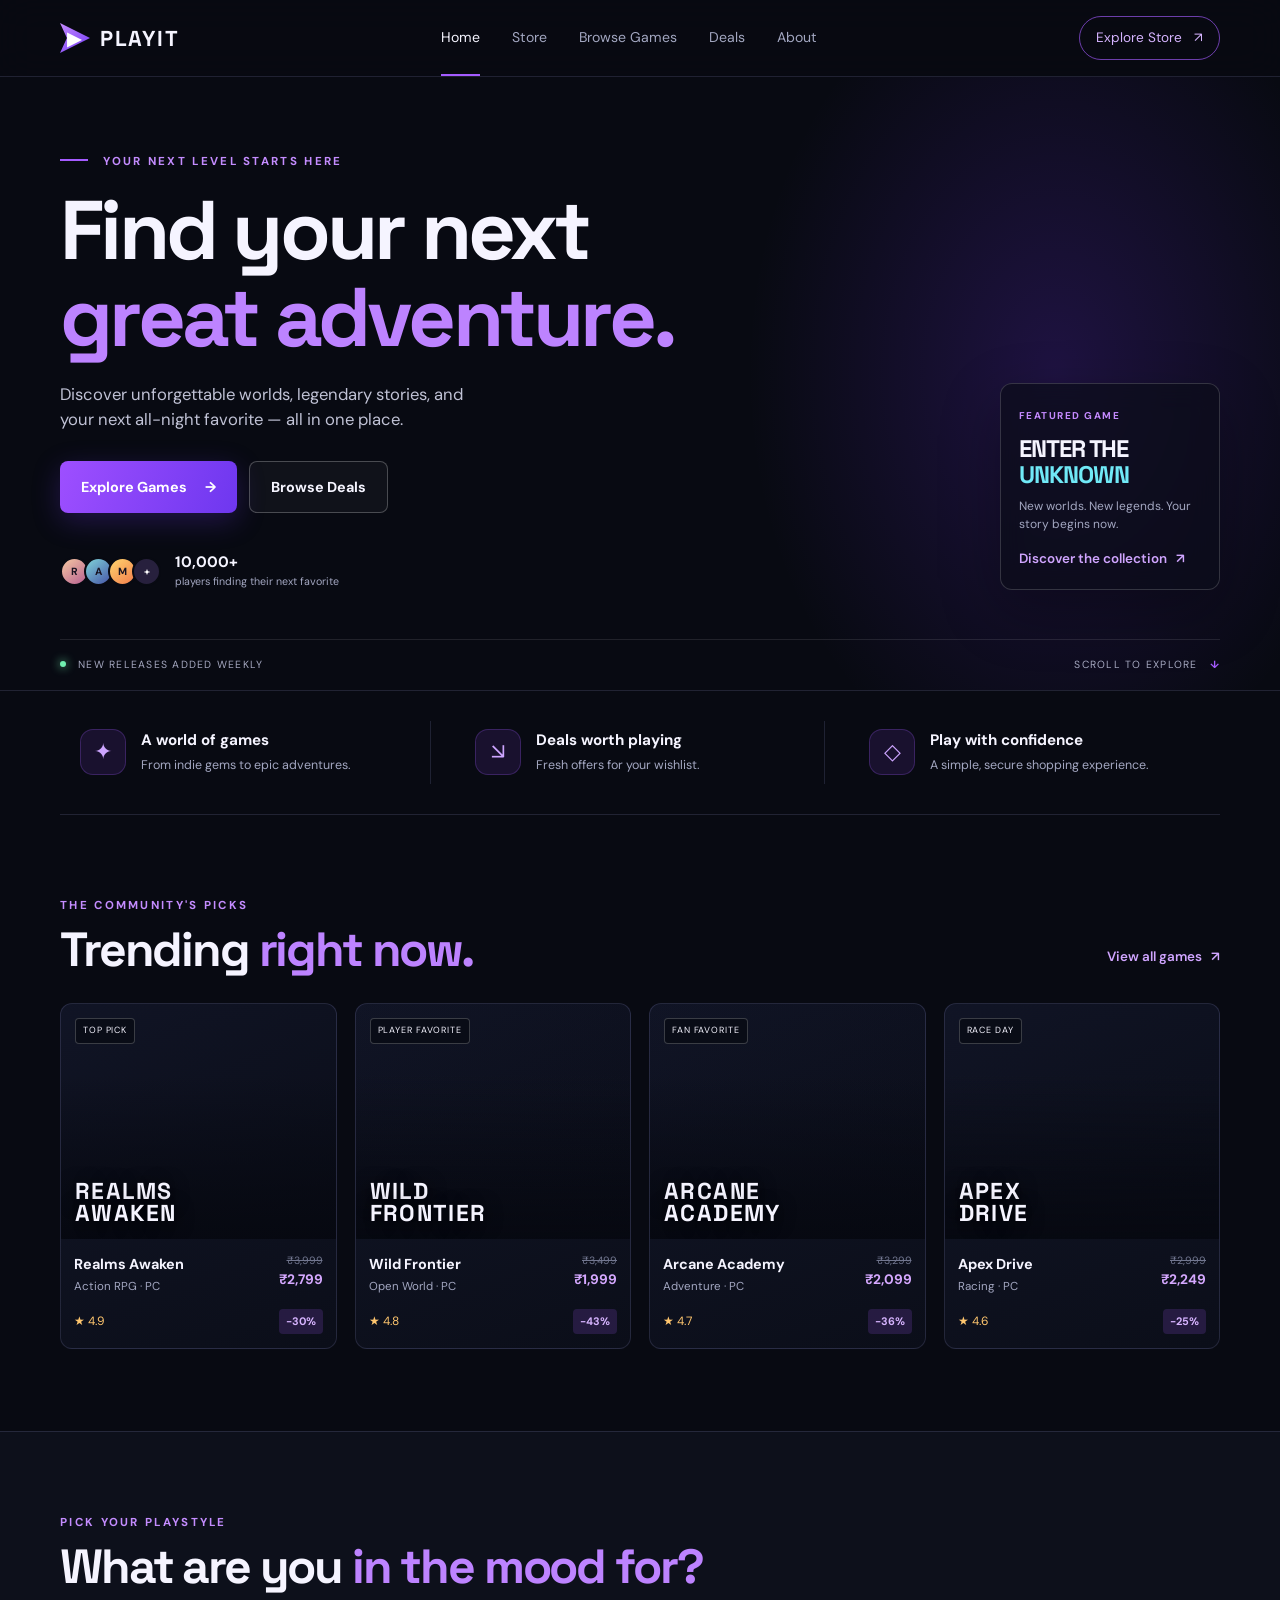
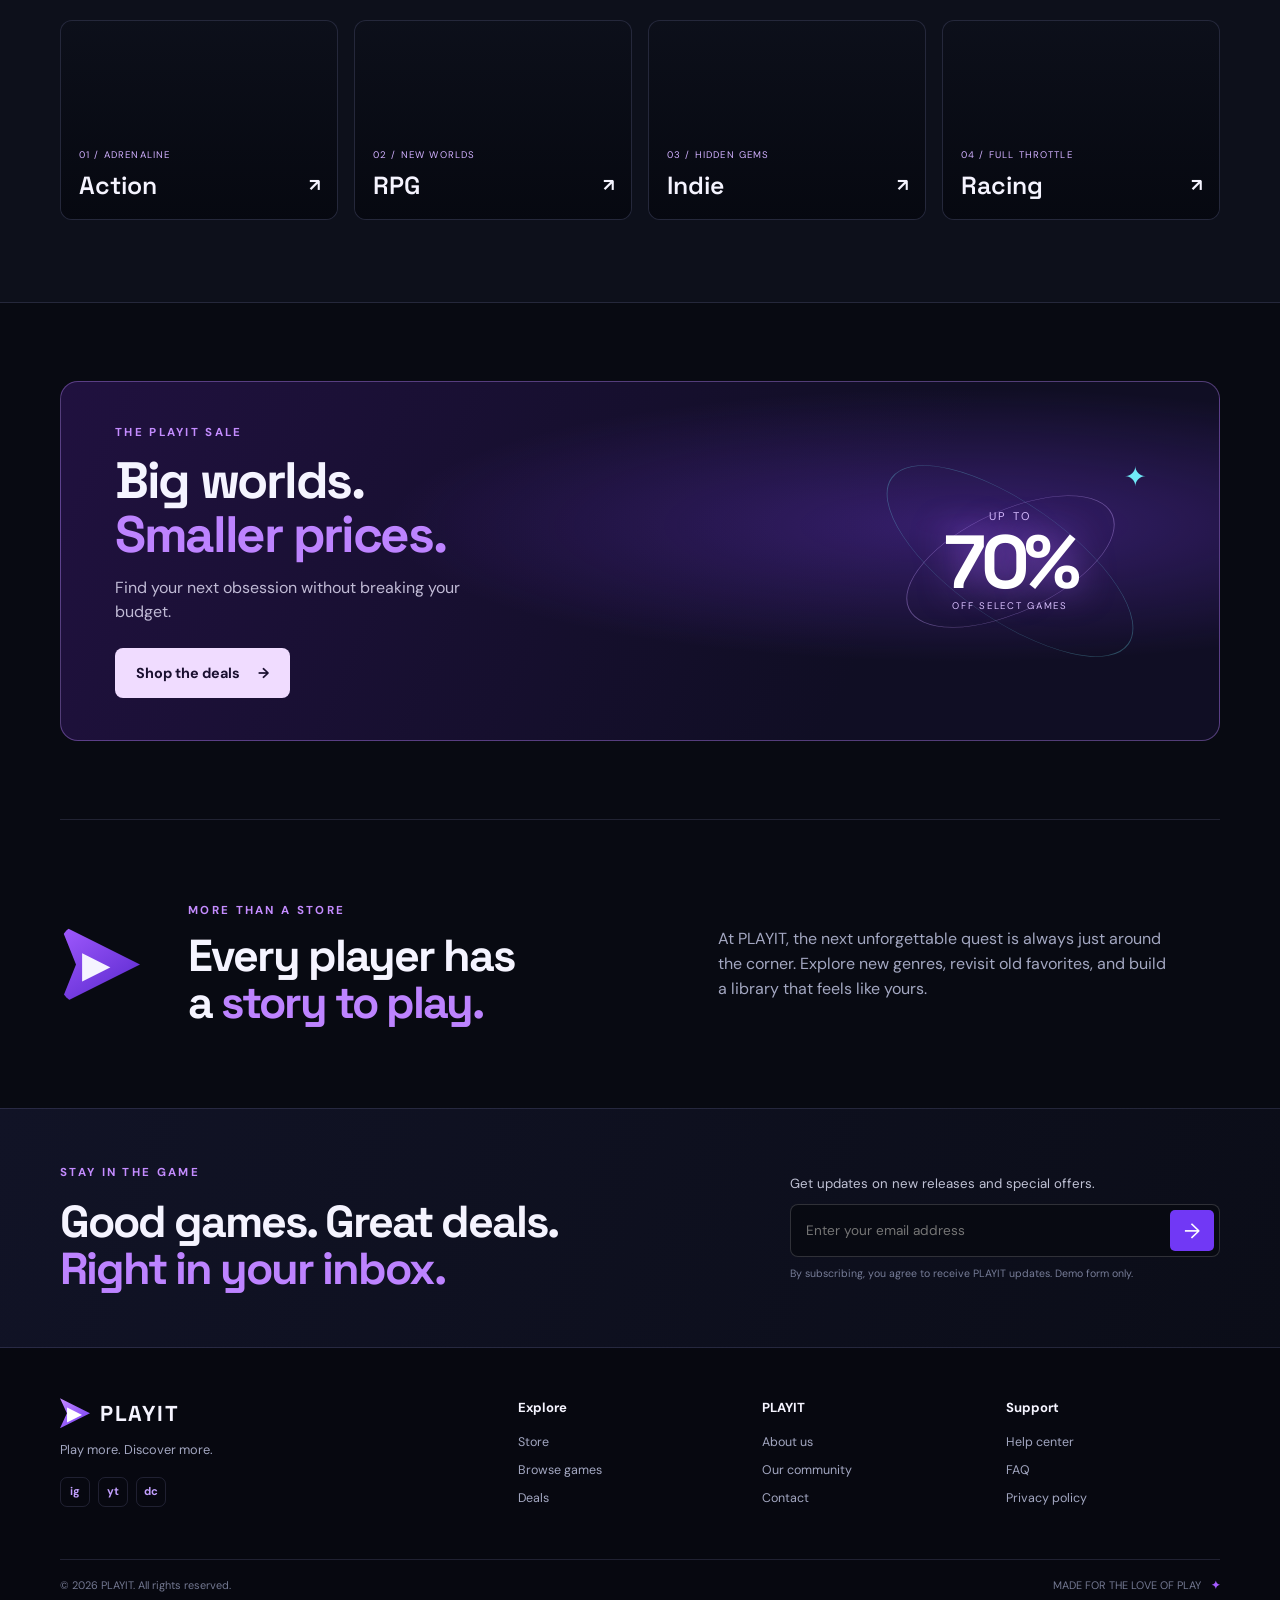
<file: WebDev-L1-LandingPage/index.html>
<!DOCTYPE html>
<html lang="en">
<head>
  <meta charset="UTF-8" />
  <meta name="viewport" content="width=device-width, initial-scale=1.0" />
  <meta name="description" content="PLAYIT — discover your next favorite game, explore great deals, and level up your library." />
  <title>PLAYIT — Your Next Adventure Starts Here</title>
  <link rel="preconnect" href="https://fonts.googleapis.com">
  <link rel="preconnect" href="https://fonts.gstatic.com" crossorigin>
  <link href="https://fonts.googleapis.com/css2?family=DM+Sans:wght@400;500;600;700&family=Space+Grotesk:wght@400;500;600;700&display=swap" rel="stylesheet">
  <link rel="stylesheet" href="style.css" />
</head>
<body>
  <header class="site-header">
    <nav class="nav container" aria-label="Main navigation">
      <a class="brand" href="#home" aria-label="PLAYIT home"><span class="brand-mark">▶</span> PLAYIT</a>
      <button class="menu-toggle" aria-label="Open navigation" aria-expanded="false">☰</button>
      <div class="nav-links">
        <a class="active" href="#home">Home</a>
        <a href="#games">Store</a>
        <a href="#categories">Browse Games</a>
        <a href="#deals">Deals</a>
        <a href="#about">About</a>
      </div>
      <a class="nav-cta" href="#games">Explore Store <span>↗</span></a>
    </nav>
  </header>

  <main>
    <section class="hero" id="home">
      <div class="hero-backdrop"></div>
      <div class="hero-content container">
        <p class="eyebrow"><span class="eyebrow-line"></span> YOUR NEXT LEVEL STARTS HERE</p>
        <h1>Find your next<br><span>great adventure.</span></h1>
        <p class="hero-copy">Discover unforgettable worlds, legendary stories, and your next all-night favorite — all in one place.</p>
        <div class="hero-actions">
          <a class="button button-primary" href="#games">Explore Games <span>→</span></a>
          <a class="button button-ghost" href="#deals">Browse Deals</a>
        </div>
        <div class="hero-proof">
          <div class="avatar-stack" aria-hidden="true"><span>R</span><span>A</span><span>M</span><span>+</span></div>
          <p><strong>10,000+</strong><br><small>players finding their next favorite</small></p>
        </div>
      </div>
      <div class="hero-featured">
        <span class="featured-label">FEATURED GAME</span>
        <h2>ENTER THE<br><span>UNKNOWN</span></h2>
        <p>New worlds. New legends. Your story begins now.</p>
        <a href="#games" class="text-link">Discover the collection <span>↗</span></a>
      </div>
      <div class="hero-bottom container">
        <span><i class="status-dot"></i> NEW RELEASES ADDED WEEKLY</span>
        <span>SCROLL TO EXPLORE <b>↓</b></span>
      </div>
    </section>

    <section class="perks section container" aria-label="Store benefits">
      <article class="perk"><div class="perk-icon">✦</div><div><h3>A world of games</h3><p>From indie gems to epic adventures.</p></div></article>
      <article class="perk"><div class="perk-icon">↘</div><div><h3>Deals worth playing</h3><p>Fresh offers for your wishlist.</p></div></article>
      <article class="perk"><div class="perk-icon">◇</div><div><h3>Play with confidence</h3><p>A simple, secure shopping experience.</p></div></article>
    </section>

    <section class="section container" id="games">
      <div class="section-heading">
        <div><p class="eyebrow">THE COMMUNITY'S PICKS</p><h2>Trending <span>right now.</span></h2></div>
        <a class="text-link" href="#categories">View all games <span>↗</span></a>
      </div>
      <div class="game-grid">
        <article class="game-card">
          <a class="game-art art-elden" href="#deals" aria-label="Explore fantasy RPG games"><span class="art-tag">TOP PICK</span><span class="art-title">REALMS<br>AWAKEN</span></a>
          <div class="game-info"><div><h3>Realms Awaken</h3><p>Action RPG · PC</p></div><div class="price"><del>₹3,999</del><strong>₹2,799</strong></div></div>
          <div class="card-bottom"><span class="rating">★ 4.9</span><span class="discount">-30%</span></div>
        </article>
        <article class="game-card">
          <a class="game-art art-west" href="#deals" aria-label="Explore western adventure games"><span class="art-tag">PLAYER FAVORITE</span><span class="art-title">WILD<br>FRONTIER</span></a>
          <div class="game-info"><div><h3>Wild Frontier</h3><p>Open World · PC</p></div><div class="price"><del>₹3,499</del><strong>₹1,999</strong></div></div>
          <div class="card-bottom"><span class="rating">★ 4.8</span><span class="discount">-43%</span></div>
        </article>
        <article class="game-card">
          <a class="game-art art-magic" href="#deals" aria-label="Explore magical adventure games"><span class="art-tag">FAN FAVORITE</span><span class="art-title">ARCANE<br>ACADEMY</span></a>
          <div class="game-info"><div><h3>Arcane Academy</h3><p>Adventure · PC</p></div><div class="price"><del>₹3,299</del><strong>₹2,099</strong></div></div>
          <div class="card-bottom"><span class="rating">★ 4.7</span><span class="discount">-36%</span></div>
        </article>
        <article class="game-card">
          <a class="game-art art-racing" href="#deals" aria-label="Explore racing games"><span class="art-tag">RACE DAY</span><span class="art-title">APEX<br>DRIVE</span></a>
          <div class="game-info"><div><h3>Apex Drive</h3><p>Racing · PC</p></div><div class="price"><del>₹2,999</del><strong>₹2,249</strong></div></div>
          <div class="card-bottom"><span class="rating">★ 4.6</span><span class="discount">-25%</span></div>
        </article>
      </div>
    </section>

    <section class="section category-section" id="categories">
      <div class="container">
        <div class="section-heading">
          <div><p class="eyebrow">PICK YOUR PLAYSTYLE</p><h2>What are you <span>in the mood for?</span></h2></div>
        </div>
        <div class="category-grid">
          <a class="category category-action" href="#games"><span>01 / ADRENALINE</span><h3>Action</h3><b>↗</b></a>
          <a class="category category-rpg" href="#games"><span>02 / NEW WORLDS</span><h3>RPG</h3><b>↗</b></a>
          <a class="category category-indie" href="#games"><span>03 / HIDDEN GEMS</span><h3>Indie</h3><b>↗</b></a>
          <a class="category category-racing" href="#games"><span>04 / FULL THROTTLE</span><h3>Racing</h3><b>↗</b></a>
        </div>
      </div>
    </section>

    <section class="deal-banner container section" id="deals">
      <div class="deal-copy"><p class="eyebrow">THE PLAYIT SALE</p><h2>Big worlds.<br><span>Smaller prices.</span></h2><p>Find your next obsession without breaking your budget.</p><a href="#games" class="button button-light">Shop the deals <span>→</span></a></div>
      <div class="deal-art" aria-hidden="true"><span class="sale-orbit orbit-one"></span><span class="sale-orbit orbit-two"></span><div class="sale-number">UP TO<strong>70%</strong><small>OFF SELECT GAMES</small></div><span class="sale-spark">✦</span></div>
    </section>

    <section class="section container about-section" id="about">
      <div class="about-mark"><span>▶</span></div>
      <div class="about-copy"><p class="eyebrow">MORE THAN A STORE</p><h2>Every player has<br>a <span>story to play.</span></h2></div>
      <p class="about-text">At PLAYIT, the next unforgettable quest is always just around the corner. Explore new genres, revisit old favorites, and build a library that feels like yours.</p>
    </section>

    <section class="newsletter">
      <div class="container newsletter-inner">
        <div><p class="eyebrow">STAY IN THE GAME</p><h2>Good games. Great deals.<br><span>Right in your inbox.</span></h2></div>
        <form class="newsletter-form" action="#" method="get">
          <label for="email">Get updates on new releases and special offers.</label>
          <div class="email-row"><input id="email" type="email" placeholder="Enter your email address" aria-label="Email address"><button type="submit" aria-label="Subscribe">→</button></div>
          <small>By subscribing, you agree to receive PLAYIT updates. Demo form only.</small>
        </form>
      </div>
    </section>
  </main>

  <footer class="footer">
    <div class="container footer-main">
      <div class="footer-brand"><a class="brand" href="#home"><span class="brand-mark">▶</span> PLAYIT</a><p>Play more. Discover more.</p><div class="socials"><a href="#" aria-label="Instagram">ig</a><a href="#" aria-label="YouTube">yt</a><a href="#" aria-label="Discord">dc</a></div></div>
      <div class="footer-column"><h3>Explore</h3><a href="#games">Store</a><a href="#categories">Browse games</a><a href="#deals">Deals</a></div>
      <div class="footer-column"><h3>PLAYIT</h3><a href="#about">About us</a><a href="#about">Our community</a><a href="mailto:hello@playit.example">Contact</a></div>
      <div class="footer-column"><h3>Support</h3><a href="mailto:support@playit.example">Help center</a><a href="#about">FAQ</a><a href="#about">Privacy policy</a></div>
    </div>
    <div class="container footer-bottom"><span>© 2026 PLAYIT. All rights reserved.</span><span>MADE FOR THE LOVE OF PLAY <b>✦</b></span></div>
  </footer>
</body>
</html>
</file>
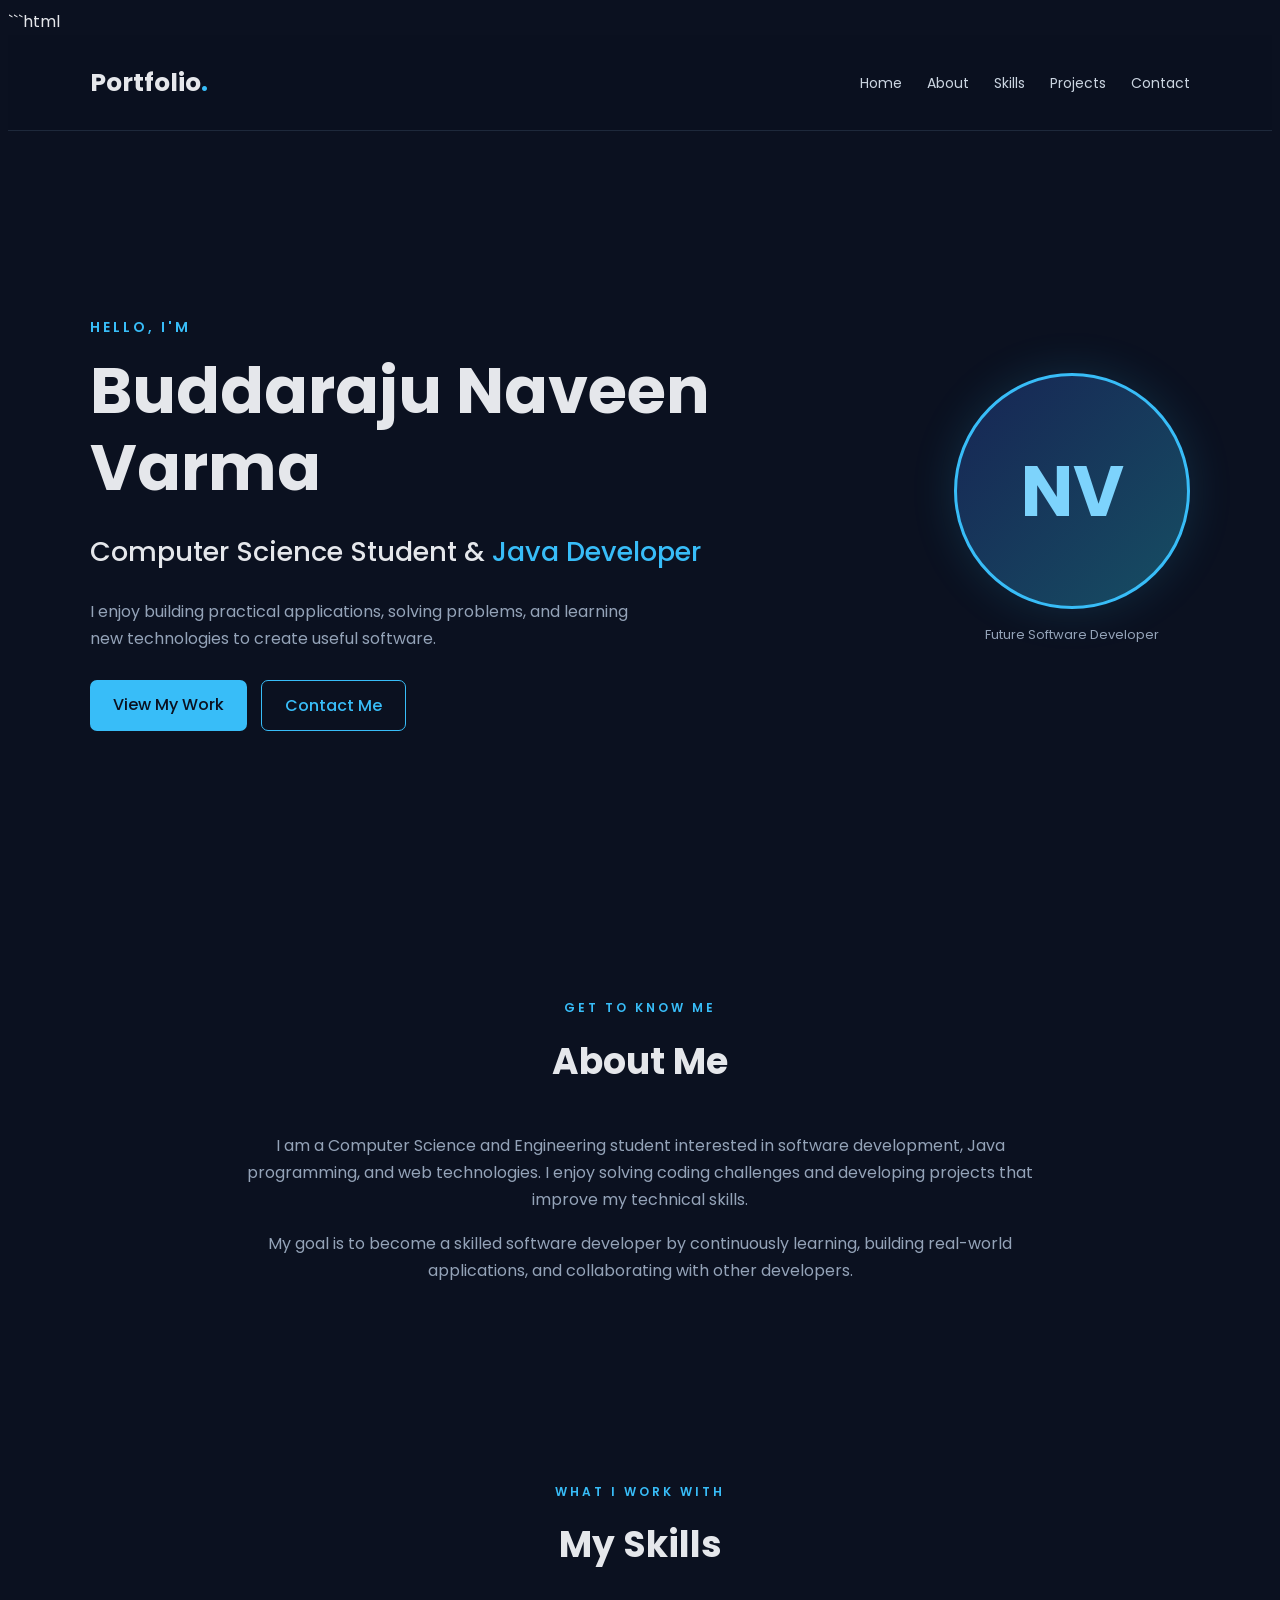
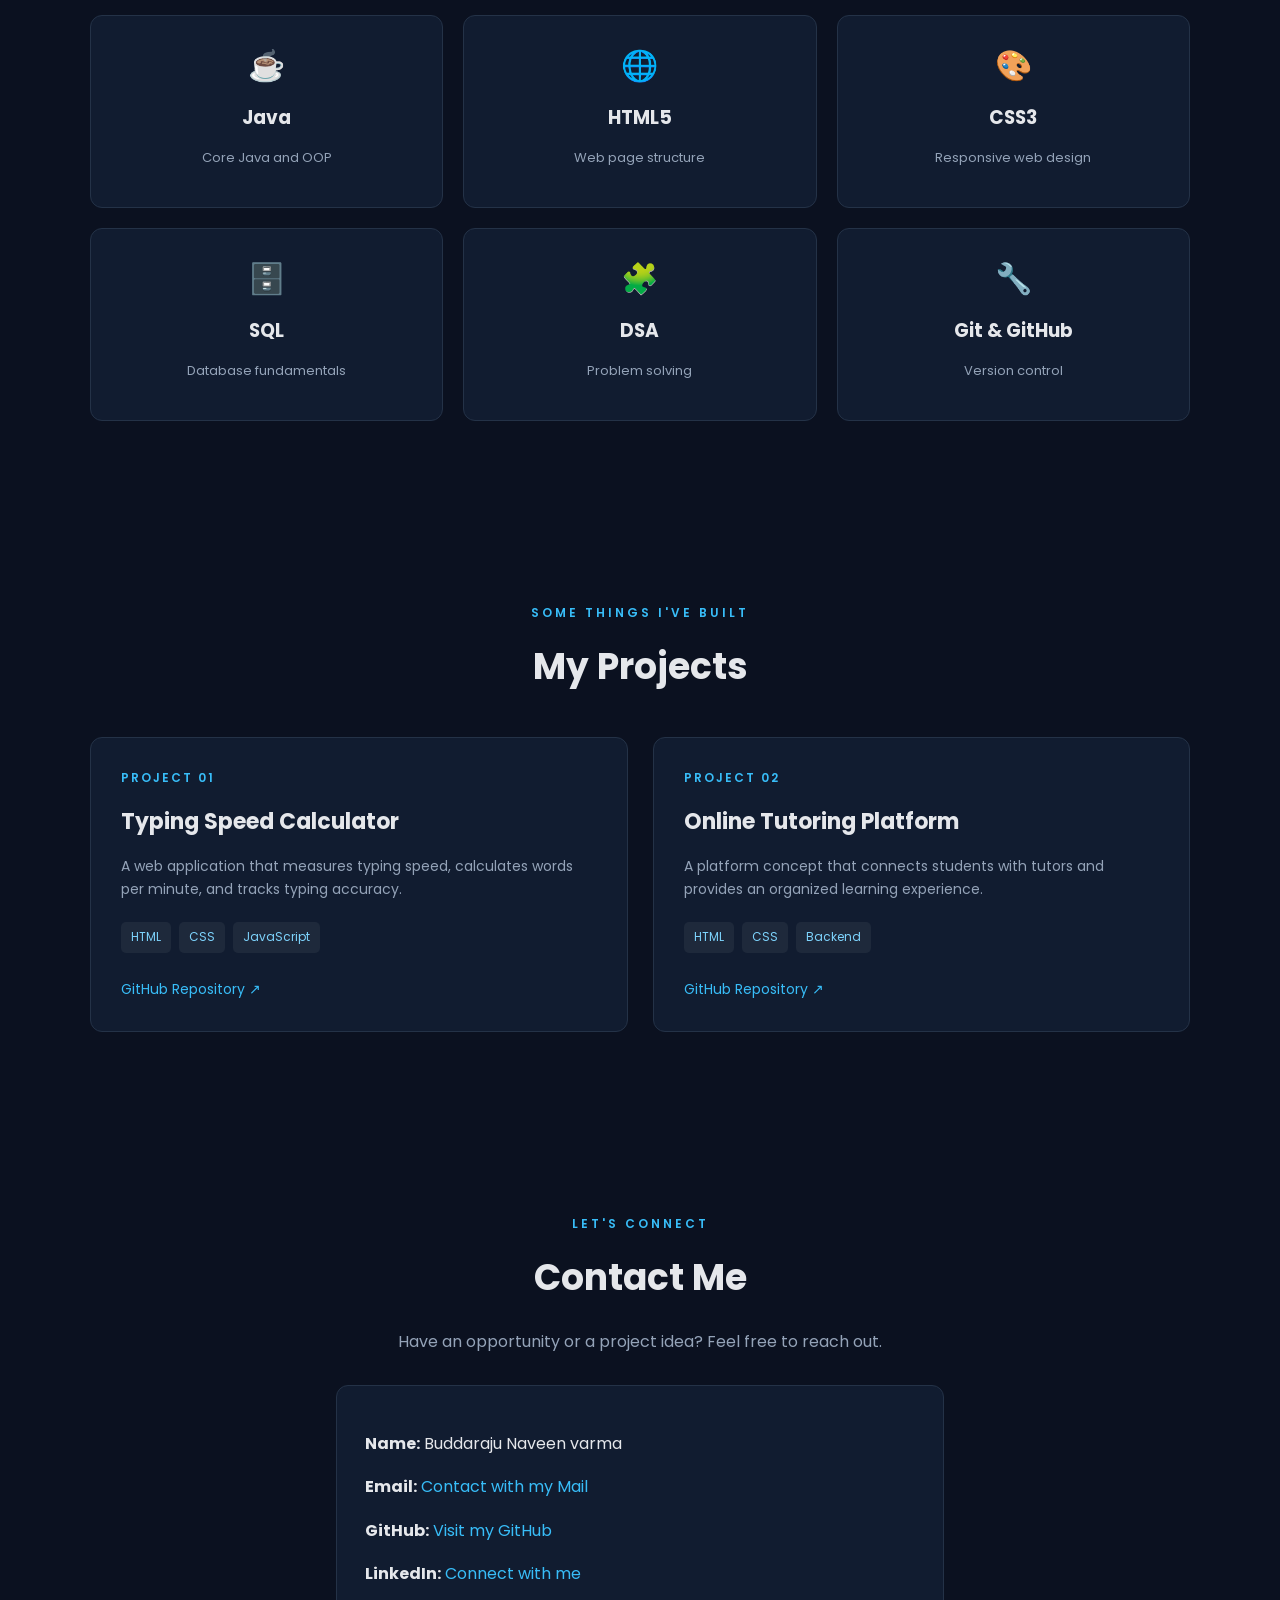
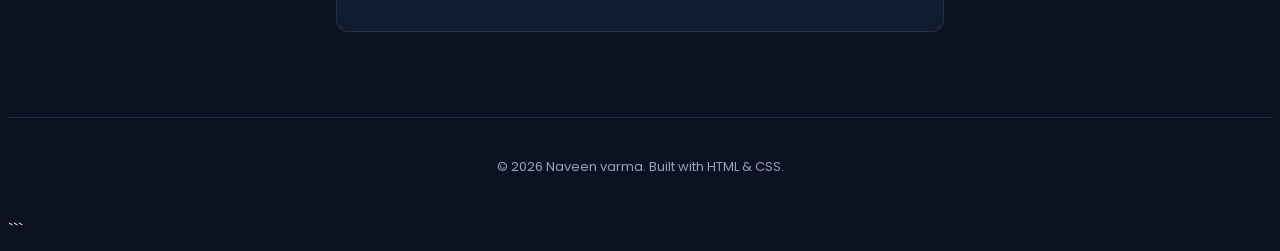
<file: WebDev-L1-PersonalPortfolio/index.html>
```html
<!DOCTYPE html>
<html lang="en">
<head>
    <meta charset="UTF-8">
    <meta name="viewport" content="width=device-width, initial-scale=1.0">
    <title>My Portfolio | Java Developer</title>

    <link rel="preconnect" href="https://fonts.googleapis.com">
    <link rel="preconnect" href="https://fonts.gstatic.com" crossorigin>
    <link href="https://fonts.googleapis.com/css2?family=Poppins:wght@300;400;500;600;700&display=swap" rel="stylesheet">

    <link rel="stylesheet" href="style.css">
</head>
<body>

    <!-- Navigation -->
    <header>
        <nav class="navbar">
            <a href="#home" class="logo">Portfolio<span>.</span></a>

            <ul class="nav-links">
                <li><a href="#home">Home</a></li>
                <li><a href="#about">About</a></li>
                <li><a href="#skills">Skills</a></li>
                <li><a href="#projects">Projects</a></li>
                <li><a href="#contact">Contact</a></li>
            </ul>
        </nav>
    </header>

    <main>
        <!-- Hero Section -->
        <section id="home" class="hero">
            <div class="hero-content">
                <p class="intro">HELLO, I'M</p>
                <h1>Buddaraju Naveen Varma</h1>
                <h2>Computer Science Student & <span>Java Developer</span></h2>

                <p class="hero-description">
                    I enjoy building practical applications, solving problems,
                    and learning new technologies to create useful software.
                </p>

                <div class="hero-buttons">
                    <a href="#projects" class="btn primary-btn">View My Work</a>
                    <a href="#contact" class="btn secondary-btn">Contact Me</a>
                </div>
            </div>

            <div class="profile-container">
                <div class="profile-placeholder">NV</div>
                <p>Future Software Developer</p>
            </div>
        </section>

        <!-- About Section -->
        <section id="about" class="section">
            <p class="section-label">GET TO KNOW ME</p>
            <h2 class="section-title">About Me</h2>

            <div class="about-content">
                <p>
                    I am a Computer Science and Engineering student interested
                    in software development, Java programming, and web technologies.
                    I enjoy solving coding challenges and developing projects
                    that improve my technical skills.
                </p>
                <p>
                    My goal is to become a skilled software developer by
                    continuously learning, building real-world applications,
                    and collaborating with other developers.
                </p>
            </div>
        </section>

        <!-- Skills Section -->
        <section id="skills" class="section">
            <p class="section-label">WHAT I WORK WITH</p>
            <h2 class="section-title">My Skills</h2>

            <div class="skills-grid">
                <div class="skill-card">
                    <span class="skill-icon">☕</span>
                    <h3>Java</h3>
                    <p>Core Java and OOP</p>
                </div>

                <div class="skill-card">
                    <span class="skill-icon">🌐</span>
                    <h3>HTML5</h3>
                    <p>Web page structure</p>
                </div>

                <div class="skill-card">
                    <span class="skill-icon">🎨</span>
                    <h3>CSS3</h3>
                    <p>Responsive web design</p>
                </div>

                <div class="skill-card">
                    <span class="skill-icon">🗄️</span>
                    <h3>SQL</h3>
                    <p>Database fundamentals</p>
                </div>

                <div class="skill-card">
                    <span class="skill-icon">🧩</span>
                    <h3>DSA</h3>
                    <p>Problem solving</p>
                </div>

                <div class="skill-card">
                    <span class="skill-icon">🔧</span>
                    <h3>Git & GitHub</h3>
                    <p>Version control</p>
                </div>
            </div>
        </section>

        <!-- Projects Section -->
        <section id="projects" class="section">
            <p class="section-label">SOME THINGS I'VE BUILT</p>
            <h2 class="section-title">My Projects</h2>

            <div class="projects-grid">
                <article class="project-card">
                    <div class="project-number">PROJECT 01</div>
                    <h3>Typing Speed Calculator</h3>
                    <p>
                        A web application that measures typing speed,
                        calculates words per minute, and tracks typing accuracy.
                    </p>
                    <div class="project-tags">
                        <span>HTML</span>
                        <span>CSS</span>
                        <span>JavaScript</span>
                    </div>
                    <a href="https://github.com/Naveenvarma21" target="_blank"
                       rel="noopener noreferrer" class="project-link">
                        GitHub Repository ↗
                    </a>
                </article>

                <article class="project-card">
                    <div class="project-number">PROJECT 02</div>
                    <h3>Online Tutoring Platform</h3>
                    <p>
                        A platform concept that connects students with tutors
                        and provides an organized learning experience.
                    </p>
                    <div class="project-tags">
                        <span>HTML</span>
                        <span>CSS</span>
                        <span>Backend</span>
                    </div>
                    <a href="https://github.com/Naveenvarma21" target="_blank"
                       rel="noopener noreferrer" class="project-link">
                        GitHub Repository ↗
                    </a>
                </article>
            </div>
        </section>

        <!-- Contact Section -->
        <section id="contact" class="section contact-section">
            <p class="section-label">LET'S CONNECT</p>
            <h2 class="section-title">Contact Me</h2>
            <p class="contact-description">
                Have an opportunity or a project idea? Feel free to reach out.
            </p>

            <div class="contact-card">
                <p><strong>Name:</strong> Buddaraju Naveen varma</p>
                <p><strong>Email:</strong>
                    <a href="mailto:your.naveenvarma2106@gmail.com">
                        Contact with  my Mail
                    </a>
                </p>
                <p><strong>GitHub:</strong>
                    <a href="https://github.com/Naveenvarma21" target="_blank"
                       rel="noopener noreferrer">Visit my GitHub</a>
                </p>
                <p><strong>LinkedIn:</strong>
                    <a href="https://www.linkedin.com/in/naveen-varma-502b90380/?isSelfProfile=true" target="_blank"
                       rel="noopener noreferrer">Connect with me</a>
                </p>
            </div>
        </section>
    </main>

    <!-- Footer -->
    <footer>
        <p>© 2026 Naveen varma. Built with HTML & CSS.</p>
    </footer>

</body>
</html>
```
</file>
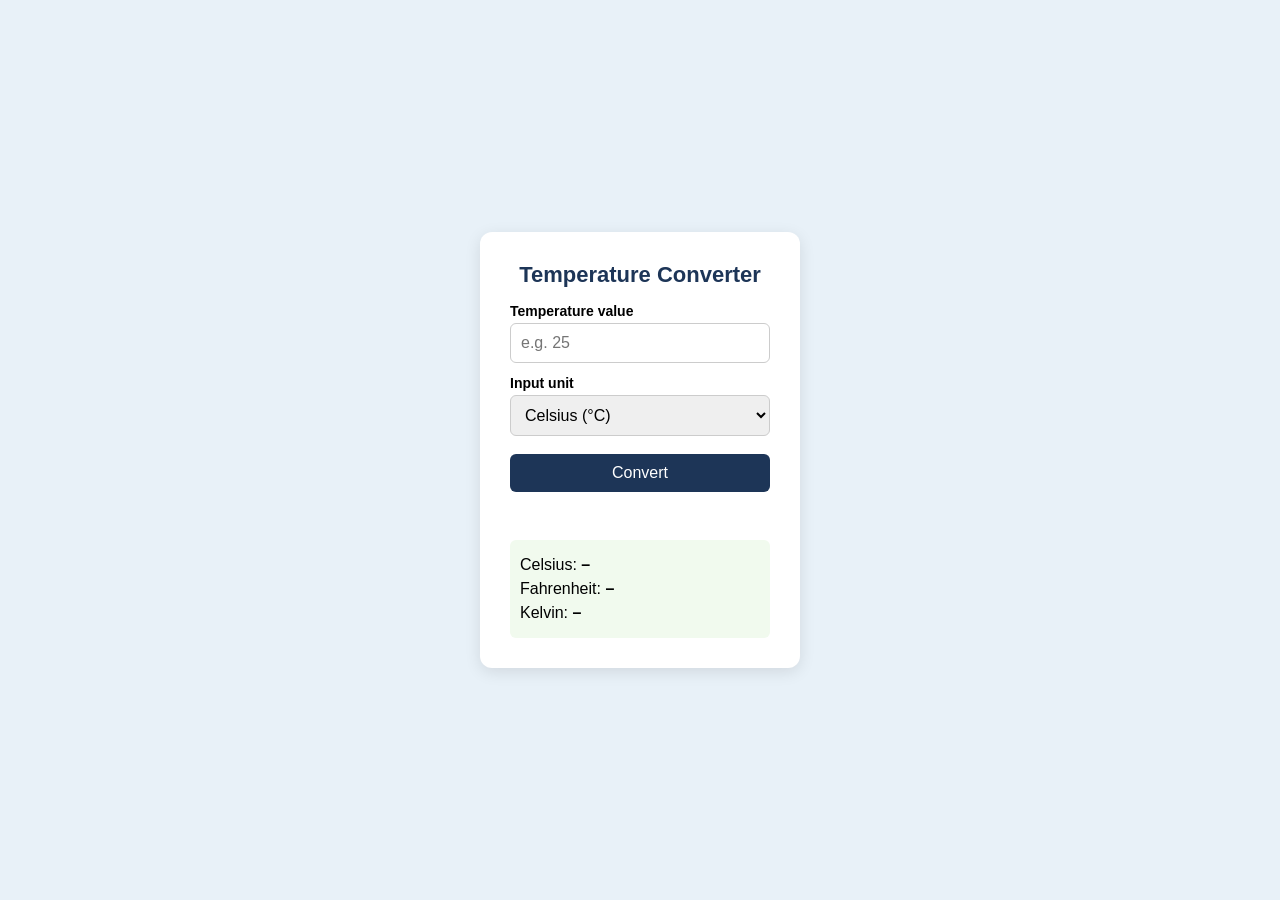
<file: WebDev-L1-TemperatureConverterWebsite/index.html>
<!DOCTYPE html>
<html lang="en">
<head>
  <meta charset="UTF-8" />
  <meta name="viewport" content="width=device-width, initial-scale=1.0" />
  <title>Temperature Converter</title>
  <link rel="stylesheet" href="style.css" />
</head>
<body>
  <main class="card">
    <h1>Temperature Converter</h1>

    <label for="tempInput">Temperature value</label>
    <input type="text" id="tempInput" placeholder="e.g. 25" inputmode="decimal" />

    <label for="unitSelect">Input unit</label>
    <select id="unitSelect">
      <option value="C">Celsius (°C)</option>
      <option value="F">Fahrenheit (°F)</option>
      <option value="K">Kelvin (K)</option>
    </select>

    <button id="convertBtn">Convert</button>

    <p id="error" class="error"></p>

    <div id="result" class="result">
      <p>Celsius: <span id="outC">–</span></p>
      <p>Fahrenheit: <span id="outF">–</span></p>
      <p>Kelvin: <span id="outK">–</span></p>
    </div>
  </main>

  <script src="script.js"></script>
</body>
</html>
</file>
<file: WebDev-L1-LandingPage/style.css>
/* PLAYIT — dark, editorial gaming storefront */
:root {
  --bg: #080a12;
  --panel: #101322;
  --panel-2: #15192c;
  --line: rgba(180, 183, 255, .14);
  --text: #f5f4ff;
  --muted: #a3a7c1;
  --purple: #a45bff;
  --violet: #7138f5;
  --cyan: #70e9f7;
  --font-display: "Space Grotesk", sans-serif;
  --font-body: "DM Sans", sans-serif;
}
* { box-sizing: border-box; }
html { scroll-behavior: smooth; scroll-padding-top: 90px; }
body { margin: 0; background: var(--bg); color: var(--text); font-family: var(--font-body); line-height: 1.55; }
a { color: inherit; text-decoration: none; }
button, input { font: inherit; }
.container { width: min(1160px, calc(100% - 48px)); margin-inline: auto; }
.site-header { position: sticky; top: 0; z-index: 20; background: rgba(8,10,18,.88); backdrop-filter: blur(18px); border-bottom: 1px solid var(--line); }
.nav { min-height: 76px; display: flex; align-items: center; justify-content: space-between; gap: 28px; }
.brand { display: inline-flex; align-items: center; gap: 10px; font: 700 1.35rem var(--font-display); letter-spacing: .08em; white-space: nowrap; }
.brand-mark { display: grid; place-items: center; width: 30px; height: 30px; color: white; font-size: 1.15rem; background: linear-gradient(140deg, #c58bff, #7138f5); clip-path: polygon(0 0, 100% 50%, 0 100%, 23% 50%); filter: drop-shadow(0 0 10px #8a4eff); }
.nav-links { display: flex; align-items: center; gap: clamp(16px, 2.5vw, 34px); }
.nav-links a { color: var(--muted); font-size: .88rem; transition: color .2s; }
.nav-links a:hover, .nav-links .active { color: var(--text); }
.nav-links .active { position: relative; }
.nav-links .active::after { content: ""; position: absolute; bottom: -27px; left: 0; width: 100%; height: 2px; background: var(--purple); }
.nav-cta { border: 1px solid rgba(164,91,255,.65); border-radius: 999px; padding: 10px 16px; color: #d6b4ff; font-size: .85rem; white-space: nowrap; }
.nav-cta span { padding-left: 8px; }
.menu-toggle { display: none; border: 0; color: white; background: transparent; font-size: 1.4rem; }
.hero { min-height: 570px; position: relative; display: flex; align-items: center; overflow: hidden; isolation: isolate; border-bottom: 1px solid var(--line); }
.hero-backdrop { position: absolute; z-index: -2; inset: 0; background: linear-gradient(90deg, #080a12 0%, rgba(8,10,18,.94) 27%, rgba(8,10,18,.45) 57%, rgba(8,10,18,.22) 100%), linear-gradient(0deg, #080a12 0%, transparent 28%), url("https://images.unsplash.com/photo-1519608487953-e999c86e7455?auto=format&fit=crop&w=2000&q=85") center 43% / cover; }
.hero::after { content: ""; position: absolute; z-index: -1; right: -10%; top: -30%; width: 55vw; height: 75vw; background: radial-gradient(ellipse, rgba(120,52,255,.2), transparent 62%); pointer-events: none; }
.hero-content { padding-block: 76px 100px; position: relative; }
.eyebrow { color: #c48cff; font-size: .72rem; font-weight: 700; letter-spacing: .2em; margin: 0 0 16px; }
.eyebrow-line { display: inline-block; width: 28px; height: 2px; margin: 0 10px 4px 0; background: var(--purple); }
h1, h2, h3, p { margin-top: 0; }
h1, h2 { font-family: var(--font-display); letter-spacing: -.045em; line-height: 1.05; }
h1 { font-size: clamp(3.2rem, 6.5vw, 5.8rem); max-width: 650px; margin-bottom: 20px; }
h1 span, .section-heading h2 span, .deal-copy h2 span, .about-copy h2 span, .newsletter h2 span { color: #bd83ff; }
.hero-copy { max-width: 430px; color: #c0c2d5; font-size: 1.04rem; margin-bottom: 28px; }
.hero-actions { display: flex; flex-wrap: wrap; gap: 12px; }
.button { display: inline-flex; justify-content: center; align-items: center; gap: 18px; border-radius: 8px; padding: 14px 21px; font-size: .9rem; font-weight: 700; transition: transform .2s, box-shadow .2s, background .2s; }
.button:hover { transform: translateY(-2px); }
.button-primary { color: white; background: linear-gradient(110deg, #9e4fff, #6e37ef); box-shadow: 0 8px 28px rgba(113,56,245,.25); }
.button-primary:hover { box-shadow: 0 10px 34px rgba(113,56,245,.42); }
.button-ghost { border: 1px solid rgba(255,255,255,.24); background: rgba(255,255,255,.035); }
.hero-proof { display: flex; align-items: center; gap: 14px; margin-top: 40px; }
.hero-proof p { margin: 0; font-size: .8rem; line-height: 1.3; }
.hero-proof strong { font-size: .95rem; }
.hero-proof small { color: var(--muted); }
.avatar-stack { display: flex; padding-left: 5px; }
.avatar-stack span { width: 29px; height: 29px; display: grid; place-items: center; margin-left: -5px; border: 2px solid var(--bg); border-radius: 50%; background: linear-gradient(140deg,#f6c9a2,#b65e91); color: #191322; font-size: .65rem; font-weight: 700; }
.avatar-stack span:nth-child(2) { background: linear-gradient(140deg,#80d4d8,#4654a7); }
.avatar-stack span:nth-child(3) { background: linear-gradient(140deg,#ffd56e,#f37d4c); }
.avatar-stack span:last-child { background: #27203d; color: white; }
.hero-featured { position: absolute; right: max(24px, calc((100vw - 1160px)/2)); bottom: 100px; width: 220px; padding: 18px; border: 1px solid rgba(255,255,255,.16); border-radius: 12px; background: rgba(12,13,25,.72); backdrop-filter: blur(14px); box-shadow: 0 20px 60px rgba(0,0,0,.3); }
.featured-label { font-size: .62rem; letter-spacing: .15em; color: #c58aff; font-weight: 700; }
.hero-featured h2 { font-size: 1.5rem; margin: 10px 0; }
.hero-featured h2 span { color: var(--cyan); }
.hero-featured p { font-size: .75rem; color: var(--muted); margin-bottom: 12px; }
.text-link { color: #d0a5ff; font-size: .84rem; font-weight: 600; white-space: nowrap; }
.text-link span { margin-left: 6px; }
.hero-bottom { position: absolute; bottom: 0; left: 50%; transform: translateX(-50%); display: flex; justify-content: space-between; padding-block: 17px; border-top: 1px solid rgba(255,255,255,.1); font-size: .65rem; letter-spacing: .12em; color: #a5a8c0; }
.hero-bottom b { color: var(--purple); margin-left: 8px; }
.status-dot { display: inline-block; width: 6px; height: 6px; border-radius: 50%; background: #71efb0; margin: 0 8px 1px 0; box-shadow: 0 0 10px #71efb0; }
.section { padding-block: 82px; }
.perks { display: grid; grid-template-columns: repeat(3, 1fr); gap: 24px; padding-block: 30px; border-bottom: 1px solid var(--line); }
.perk { display: flex; align-items: center; gap: 15px; padding: 8px 20px; border-right: 1px solid var(--line); }
.perk:last-child { border: 0; }
.perk-icon { flex: 0 0 46px; width: 46px; height: 46px; display: grid; place-items: center; border-radius: 13px; background: rgba(148,76,255,.12); border: 1px solid rgba(164,91,255,.24); color: #cda5ff; font-size: 1.4rem; }
.perk h3 { font-size: .95rem; margin-bottom: 4px; }
.perk p { color: var(--muted); font-size: .78rem; margin: 0; }
.section-heading { display: flex; justify-content: space-between; align-items: end; gap: 20px; margin-bottom: 28px; }
.section-heading .eyebrow { margin-bottom: 10px; }
.section-heading h2 { font-size: clamp(2rem, 4vw, 3rem); margin: 0; }
.section-heading > .text-link { margin-bottom: 7px; }
.game-grid { display: grid; grid-template-columns: repeat(4, 1fr); gap: 18px; }
.game-card { min-width: 0; overflow: hidden; border: 1px solid var(--line); border-radius: 12px; background: linear-gradient(160deg, #121628, #0b0e19); transition: transform .25s, border-color .25s; }
.game-card:hover { transform: translateY(-5px); border-color: rgba(164,91,255,.65); }
.game-art { height: 235px; position: relative; display: flex; flex-direction: column; justify-content: space-between; padding: 14px; overflow: hidden; background-position: center; background-size: cover; isolation: isolate; }
.game-art::before { content: ""; position: absolute; inset: 0; z-index: -1; background: linear-gradient(0deg, rgba(6,8,16,.9), transparent 70%), linear-gradient(130deg, rgba(5,7,15,.1), rgba(5,7,15,.3)); transition: transform .5s; }
.game-card:hover .game-art::before { transform: scale(1.08); }
.art-elden { background-image: url("https://images.unsplash.com/photo-1518709268805-4e9042af9f23?auto=format&fit=crop&w=700&q=85"); }
.art-west { background-image: url("https://images.unsplash.com/photo-1500530855697-b586d89ba3ee?auto=format&fit=crop&w=700&q=85"); }
.art-magic { background-image: url("https://images.unsplash.com/photo-1518709594023-6eab9bab7b23?auto=format&fit=crop&w=700&q=85"); }
.art-racing { background-image: url("https://images.unsplash.com/photo-1503376780353-7e6692767b70?auto=format&fit=crop&w=700&q=85"); }
.art-tag { align-self: flex-start; padding: 5px 7px; background: rgba(8,10,18,.72); border: 1px solid rgba(255,255,255,.2); border-radius: 4px; font-size: .56rem; letter-spacing: .1em; }
.art-title { font: 700 clamp(1.1rem, 1.8vw, 1.6rem)/.98 var(--font-display); letter-spacing: .06em; text-shadow: 0 3px 18px #000; }
.game-info { display: flex; justify-content: space-between; gap: 8px; padding: 14px 13px 8px; }
.game-info h3 { font-size: .9rem; margin: 0 0 3px; }
.game-info p { font-size: .72rem; color: var(--muted); margin: 0; }
.price { display: flex; flex-direction: column; align-items: end; white-space: nowrap; }
.price del { color: #727790; font-size: .66rem; }
.price strong { color: #d5a8ff; font-size: .86rem; }
.card-bottom { display: flex; justify-content: space-between; padding: 5px 13px 14px; align-items: center; }
.rating { color: #ffc66e; font-size: .75rem; }
.discount { border-radius: 4px; padding: 4px 7px; background: rgba(164,91,255,.17); color: #d7b4ff; font-size: .68rem; font-weight: 700; }
.category-section { background: #0d101b; border-block: 1px solid var(--line); }
.category-grid { display: grid; grid-template-columns: repeat(4, 1fr); gap: 16px; }
.category { min-height: 200px; padding: 18px; display: flex; flex-direction: column; justify-content: end; position: relative; overflow: hidden; border: 1px solid var(--line); border-radius: 12px; background-position: center; background-size: cover; isolation: isolate; transition: border-color .2s, transform .2s; }
.category:hover { border-color: var(--purple); transform: translateY(-4px); }
.category::before { content: ""; position: absolute; z-index: -1; inset: 0; background: linear-gradient(0deg, rgba(6,8,16,.96), rgba(6,8,16,.06) 100%); }
.category span { color: #d1b0ff; font-size: .6rem; letter-spacing: .12em; }
.category h3 { margin: 7px 0 0; font: 600 1.55rem var(--font-display); }
.category b { position: absolute; right: 17px; bottom: 20px; font-size: 1.1rem; }
.category-action { background-image: url("https://images.unsplash.com/photo-1535223289827-42f1e9919769?auto=format&fit=crop&w=700&q=85"); }
.category-rpg { background-image: url("https://images.unsplash.com/photo-1518709268805-4e9042af9f23?auto=format&fit=crop&w=700&q=85"); }
.category-indie { background-image: url("https://images.unsplash.com/photo-1470770841072-f978cf4d019e?auto=format&fit=crop&w=700&q=85"); }
.category-racing { background-image: url("https://images.unsplash.com/photo-1503376780353-7e6692767b70?auto=format&fit=crop&w=700&q=85"); }
.deal-banner { display: flex; align-items: center; justify-content: space-between; min-height: 300px; gap: 24px; margin-block: 78px; padding: 42px 54px; position: relative; overflow: hidden; border: 1px solid rgba(190,137,255,.38); border-radius: 18px; background: radial-gradient(ellipse at 78% 40%, rgba(126,61,245,.35), transparent 45%), linear-gradient(115deg, #20113f, #100e24 70%); }
.deal-copy { position: relative; z-index: 2; }
.deal-copy .eyebrow { margin-bottom: 12px; }
.deal-copy h2 { font-size: clamp(2.2rem, 4vw, 3.6rem); margin-bottom: 14px; }
.deal-copy p:not(.eyebrow) { color: #c0bad5; max-width: 390px; }
.button-light { margin-top: 7px; color: #1a1030; background: #f0dcff; }
.deal-art { width: 310px; height: 230px; position: relative; flex-shrink: 0; display: grid; place-items: center; }
.sale-orbit { position: absolute; width: 225px; height: 225px; border: 1px solid rgba(200,160,255,.38); border-radius: 50%; transform: rotate(-25deg) scaleY(.45); }
.orbit-two { width: 290px; height: 290px; transform: rotate(35deg) scaleY(.4); border-color: rgba(112,233,247,.28); }
.sale-number { position: relative; display: flex; flex-direction: column; align-items: center; font-size: .7rem; letter-spacing: .2em; color: #d9c0ff; }
.sale-number strong { font: 700 4.7rem/.98 var(--font-display); letter-spacing: -.07em; color: white; text-shadow: 0 0 35px rgba(174,104,255,.65); }
.sale-number small { font-size: .6rem; letter-spacing: .18em; }
.sale-spark { position: absolute; top: 10px; right: 18px; color: var(--cyan); font-size: 1.7rem; }
.about-section { display: grid; grid-template-columns: 100px 1fr 1fr; gap: 28px; align-items: center; border-top: 1px solid var(--line); }
.about-mark { width: 80px; height: 80px; display: grid; place-items: center; border-radius: 22px; background: linear-gradient(145deg,#a25bff,#5425ca); font-size: 2.3rem; clip-path: polygon(0 0,100% 50%,0 100%,20% 50%); }
.about-mark span { transform: translateX(-4px); }
.about-copy .eyebrow { margin-bottom: 12px; }
.about-copy h2 { font-size: clamp(2rem, 3.5vw, 3rem); margin: 0; }
.about-text { color: var(--muted); margin: 0; max-width: 450px; }
.newsletter { padding-block: 55px; border-block: 1px solid var(--line); background: linear-gradient(110deg, #111326, #0b0d18); }
.newsletter-inner { display: flex; justify-content: space-between; align-items: center; gap: 36px; }
.newsletter h2 { font-size: clamp(1.8rem, 3.5vw, 2.8rem); margin: 0; }
.newsletter-form { width: min(430px, 100%); }
.newsletter-form label { display: block; color: #c0c2d5; font-size: .83rem; margin-bottom: 10px; }
.email-row { display: flex; border: 1px solid rgba(255,255,255,.16); background: #080a12; border-radius: 8px; padding: 5px; }
.email-row input { min-width: 0; flex: 1; border: 0; outline: 0; color: white; background: transparent; padding: 10px; font-size: .85rem; }
.email-row button { border: 0; border-radius: 5px; width: 44px; background: var(--violet); color: white; cursor: pointer; font-size: 1.3rem; }
.newsletter-form small { display: block; color: #777d98; font-size: .66rem; margin-top: 9px; }
.footer { background: #070810; }
.footer-main { display: grid; grid-template-columns: 2fr 1fr 1fr 1fr; gap: 30px; padding-block: 50px; }
.footer-brand p { color: var(--muted); font-size: .8rem; margin: 12px 0 17px; }
.socials { display: flex; gap: 8px; }
.socials a { display: grid; place-items: center; width: 30px; height: 30px; border: 1px solid var(--line); border-radius: 7px; color: #c3a0ff; font-size: .7rem; font-weight: 700; }
.footer-column { display: flex; flex-direction: column; align-items: flex-start; gap: 9px; }
.footer-column h3 { font-size: .82rem; margin-bottom: 5px; }
.footer-column a { color: var(--muted); font-size: .78rem; }
.footer-column a:hover, .socials a:hover { color: white; border-color: var(--purple); }
.footer-bottom { display: flex; justify-content: space-between; gap: 16px; padding-block: 17px; border-top: 1px solid var(--line); color: #737891; font-size: .68rem; }
.footer-bottom b { color: var(--purple); margin-left: 7px; }
@media (max-width: 980px) {
  .nav { gap: 16px; }
  .nav-links { gap: 16px; }
  .nav-links a { font-size: .8rem; }
  .nav-cta { padding: 9px 12px; }
  .hero-featured { right: 24px; width: 190px; }
  .game-grid { grid-template-columns: repeat(2, 1fr); }
  .game-art { height: 280px; }
  .category-grid { grid-template-columns: repeat(2, 1fr); }
  .about-section { grid-template-columns: 80px 1fr; }
  .about-text { grid-column: 2; }
}
@media (max-width: 700px) {
  .container { width: min(100% - 32px, 560px); }
  .nav { min-height: 66px; }
  .brand { font-size: 1.18rem; }
  .menu-toggle { display: block; margin-left: auto; }
  .nav-cta { display: none; }
  .nav-links { display: none; position: absolute; top: 66px; left: 0; right: 0; padding: 18px 24px 22px; background: rgba(8,10,18,.98); border-bottom: 1px solid var(--line); flex-direction: column; align-items: flex-start; gap: 18px; }
  .nav-links.is-open { display: flex; }
  .nav-links .active::after { bottom: -5px; }
  .hero { min-height: 650px; align-items: flex-start; }
  .hero-backdrop { background-position: 58% center; background-image: linear-gradient(90deg, rgba(8,10,18,.96), rgba(8,10,18,.72) 60%, rgba(8,10,18,.4)), linear-gradient(0deg, #080a12 0%, transparent 48%), url("https://images.unsplash.com/photo-1519608487953-e999c86e7455?auto=format&fit=crop&w=1200&q=85"); }
  .hero-content { padding-top: 74px; padding-bottom: 220px; }
  h1 { font-size: clamp(3rem, 12vw, 4.5rem); }
  .hero-copy { max-width: 360px; font-size: .95rem; }
  .hero-featured { bottom: 58px; left: 16px; right: 16px; width: auto; padding: 14px 16px; }
  .hero-featured h2 { font-size: 1.2rem; }
  .hero-featured p { margin-bottom: 6px; }
  .hero-bottom { width: calc(100% - 32px); font-size: .53rem; letter-spacing: .08em; }
  .perks { grid-template-columns: 1fr; gap: 0; padding-block: 20px; }
  .perk { border-right: 0; border-bottom: 1px solid var(--line); padding: 14px 0; }
  .perk:last-child { border-bottom: 0; }
  .section { padding-block: 58px; }
  .section-heading { align-items: flex-start; flex-direction: column; margin-bottom: 22px; }
  .section-heading h2 { font-size: 2.25rem; }
  .game-grid { gap: 12px; }
  .game-art { height: 190px; padding: 10px; }
  .art-title { font-size: 1.15rem; }
  .game-info { padding: 11px 9px 7px; flex-direction: column; }
  .game-info h3 { font-size: .82rem; }
  .game-info p { font-size: .68rem; }
  .price { align-items: flex-start; flex-direction: row; gap: 7px; }
  .card-bottom { padding: 5px 9px 11px; }
  .category-grid { gap: 11px; }
  .category { min-height: 155px; padding: 13px; }
  .category h3 { font-size: 1.3rem; }
  .category span { font-size: .52rem; }
  .deal-banner { width: calc(100% - 32px); margin-block: 50px; padding: 30px 24px; min-height: 0; flex-direction: column; align-items: flex-start; gap: 0; }
  .deal-copy h2 { font-size: 2.6rem; }
  .deal-art { align-self: center; height: 170px; margin-top: 8px; }
  .sale-orbit { width: 170px; height: 170px; }
  .orbit-two { width: 220px; height: 220px; }
  .sale-number strong { font-size: 3.8rem; }
  .about-section { grid-template-columns: 58px 1fr; gap: 18px; }
  .about-mark { width: 56px; height: 56px; font-size: 1.7rem; border-radius: 15px; }
  .about-copy h2 { font-size: 2rem; }
  .about-text { grid-column: 1 / -1; margin-top: 6px; }
  .newsletter-inner { align-items: flex-start; flex-direction: column; gap: 25px; }
  .newsletter h2 { font-size: 2rem; }
  .footer-main { grid-template-columns: repeat(2, 1fr); gap: 32px 20px; }
  .footer-brand { grid-column: 1 / -1; }
  .footer-bottom { flex-direction: column; font-size: .62rem; }
}
@media (max-width: 380px) {
  .container { width: calc(100% - 24px); }
  .hero-actions { align-items: stretch; flex-direction: column; max-width: 230px; }
  .game-grid { grid-template-columns: 1fr; }
  .game-art { height: 240px; }
  .category { min-height: 135px; }
  .category h3 { font-size: 1.1rem; }
  .hero-bottom { width: calc(100% - 24px); }
}
</file>
<file: WebDev-L1-PersonalPortfolio/style.css>
```css
/* General Styles */
* {
    margin: 0;
    padding: 0;
    box-sizing: border-box;
}

html {
    scroll-behavior: smooth;
    scroll-padding-top: 85px;
}

body {
    font-family: 'Poppins', sans-serif;
    background: #0b1120;
    color: #e5e7eb;
    line-height: 1.7;
}

a {
    color: inherit;
    text-decoration: none;
}

section {
    scroll-margin-top: 75px;
}

/* Navigation */
header {
    background: rgba(11, 17, 32, 0.95);
    position: sticky;
    top: 0;
    z-index: 100;
    border-bottom: 1px solid #1e293b;
}

.navbar {
    max-width: 1100px;
    margin: auto;
    padding: 18px 24px;
    display: flex;
    justify-content: space-between;
    align-items: center;
    gap: 20px;
}

.logo {
    font-size: 25px;
    font-weight: 700;
}

.logo span,
.intro,
.section-label,
.hero h2 span {
    color: #38bdf8;
}

.nav-links {
    display: flex;
    gap: 25px;
    list-style: none;
}

.nav-links a {
    color: #cbd5e1;
    font-size: 14px;
    transition: color 0.3s;
}

.nav-links a:hover {
    color: #38bdf8;
}

/* Hero */
.hero {
    max-width: 1100px;
    min-height: 570px;
    margin: auto;
    padding: 100px 24px;
    display: flex;
    align-items: center;
    justify-content: space-between;
    gap: 60px;
}

.hero-content {
    max-width: 650px;
}

.intro {
    font-size: 14px;
    font-weight: 600;
    letter-spacing: 3px;
}

.hero h1 {
    font-size: clamp(40px, 6vw, 64px);
    line-height: 1.2;
    margin: 12px 0;
}

.hero h2 {
    font-size: clamp(19px, 3vw, 27px);
    font-weight: 500;
}

.hero-description {
    margin: 22px 0 28px;
    color: #94a3b8;
    max-width: 550px;
}

.hero-buttons {
    display: flex;
    flex-wrap: wrap;
    gap: 14px;
}

.btn {
    display: inline-block;
    padding: 11px 23px;
    border-radius: 7px;
    font-weight: 500;
    transition: 0.3s;
}

.primary-btn {
    background: #38bdf8;
    color: #0b1120;
}

.primary-btn:hover {
    background: #7dd3fc;
    transform: translateY(-3px);
}

.secondary-btn {
    border: 1px solid #38bdf8;
    color: #38bdf8;
}

.secondary-btn:hover {
    background: #172554;
}

.profile-container {
    text-align: center;
    flex-shrink: 0;
}

.profile-placeholder {
    width: 230px;
    height: 230px;
    border: 3px solid #38bdf8;
    border-radius: 50%;
    display: grid;
    place-items: center;
    background: linear-gradient(135deg, #172554, #164e63);
    color: #7dd3fc;
    font-size: 70px;
    font-weight: 700;
    box-shadow: 0 0 45px rgba(56, 189, 248, 0.15);
}

.profile-container p {
    margin-top: 15px;
    color: #94a3b8;
    font-size: 13px;
}

/* Common Section Styles */
.section {
    max-width: 1100px;
    margin: auto;
    padding: 85px 24px;
}

.section-label {
    font-size: 12px;
    letter-spacing: 3px;
    font-weight: 600;
    text-align: center;
}

.section-title {
    text-align: center;
    font-size: 36px;
    margin: 8px 0 40px;
}

/* About */
.about-content {
    max-width: 800px;
    margin: auto;
    color: #94a3b8;
    text-align: center;
}

.about-content p + p {
    margin-top: 16px;
}

/* Skills */
.skills-grid {
    display: grid;
    grid-template-columns: repeat(3, 1fr);
    gap: 20px;
}

.skill-card {
    background: #111c30;
    border: 1px solid #243247;
    border-radius: 12px;
    padding: 25px;
    text-align: center;
    transition: 0.3s;
}

.skill-card:hover {
    border-color: #38bdf8;
    transform: translateY(-5px);
}

.skill-icon {
    font-size: 30px;
}

.skill-card h3 {
    margin: 10px 0 4px;
}

.skill-card p {
    color: #94a3b8;
    font-size: 13px;
}

/* Projects */
.projects-grid {
    display: grid;
    grid-template-columns: repeat(2, 1fr);
    gap: 25px;
}

.project-card {
    background: #111c30;
    border: 1px solid #243247;
    padding: 30px;
    border-radius: 12px;
    transition: 0.3s;
}

.project-card:hover {
    border-color: #38bdf8;
    transform: translateY(-5px);
}

.project-number {
    color: #38bdf8;
    font-size: 12px;
    letter-spacing: 2px;
    font-weight: 600;
}

.project-card h3 {
    font-size: 22px;
    margin: 15px 0 10px;
}

.project-card p {
    color: #94a3b8;
    font-size: 14px;
}

.project-tags {
    display: flex;
    flex-wrap: wrap;
    gap: 8px;
    margin: 20px 0;
}

.project-tags span {
    background: #1e293b;
    color: #7dd3fc;
    padding: 5px 10px;
    border-radius: 5px;
    font-size: 12px;
}

.project-link {
    display: inline-block;
    margin-top: 5px;
    color: #38bdf8;
    font-size: 14px;
}

.project-link:hover {
    color: #7dd3fc;
}

/* Contact */
.contact-section {
    text-align: center;
}

.contact-description {
    color: #94a3b8;
    margin-top: -20px;
    margin-bottom: 30px;
}

.contact-card {
    max-width: 550px;
    margin: auto;
    background: #111c30;
    border: 1px solid #243247;
    padding: 28px;
    border-radius: 12px;
    text-align: left;
}

.contact-card p + p {
    margin-top: 12px;
}

.contact-card strong {
    color: #e5e7eb;
}

.contact-card a {
    color: #38bdf8;
    overflow-wrap: anywhere;
}

.contact-card a:hover {
    text-decoration: underline;
}

/* Footer */
footer {
    border-top: 1px solid #1e293b;
    text-align: center;
    padding: 25px 15px;
    color: #94a3b8;
    font-size: 13px;
}

/* Responsive Design */
@media (max-width: 768px) {
    .navbar {
        flex-direction: column;
        gap: 12px;
    }

    .nav-links {
        justify-content: center;
        flex-wrap: wrap;
        gap: 12px 18px;
    }

    .hero {
        flex-direction: column-reverse;
        text-align: center;
        padding: 65px 24px;
        gap: 35px;
    }

    .hero-buttons {
        justify-content: center;
    }

    .profile-placeholder {
        width: 170px;
        height: 170px;
        font-size: 52px;
    }

    .skills-grid {
        grid-template-columns: repeat(2, 1fr);
    }

    .projects-grid {
        grid-template-columns: 1fr;
    }

    .section {
        padding: 65px 20px;
    }

    .section-title {
        font-size: 30px;
    }
}

@media (max-width: 420px) {
    .nav-links {
        gap: 10px 14px;
    }

    .nav-links a {
        font-size: 12px;
    }

    .skills-grid {
        grid-template-columns: 1fr;
    }

    .contact-card {
        padding: 20px;
        font-size: 14px;
    }
}
```
</file>
<file: WebDev-L1-TemperatureConverterWebsite/style.css>
* { box-sizing: border-box; }

body {
  margin: 0;
  min-height: 100vh;
  display: flex;
  align-items: center;
  justify-content: center;
  font-family: Arial, sans-serif;
  background: #e8f1f8;
}

.card {
  background: #fff;
  padding: 30px;
  width: 320px;
  border-radius: 12px;
  box-shadow: 0 4px 16px rgba(0, 0, 0, 0.1);
  text-align: center;
}

h1 { font-size: 22px; margin-top: 0; color: #1d3557; }

label {
  display: block;
  text-align: left;
  margin: 12px 0 4px;
  font-weight: bold;
  font-size: 14px;
}

input, select, button {
  width: 100%;
  padding: 10px;
  font-size: 16px;
  border: 1px solid #ccc;
  border-radius: 6px;
}

button {
  margin-top: 18px;
  background: #1d3557;
  color: #fff;
  border: none;
  cursor: pointer;
}

button:hover { background: #457b9d; }

.error { color: #d62828; min-height: 20px; font-size: 14px; }

.result {
  background: #f1faee;
  border-radius: 6px;
  padding: 10px;
  text-align: left;
}

.result p { margin: 6px 0; }
.result span { font-weight: bold; }
</file>
